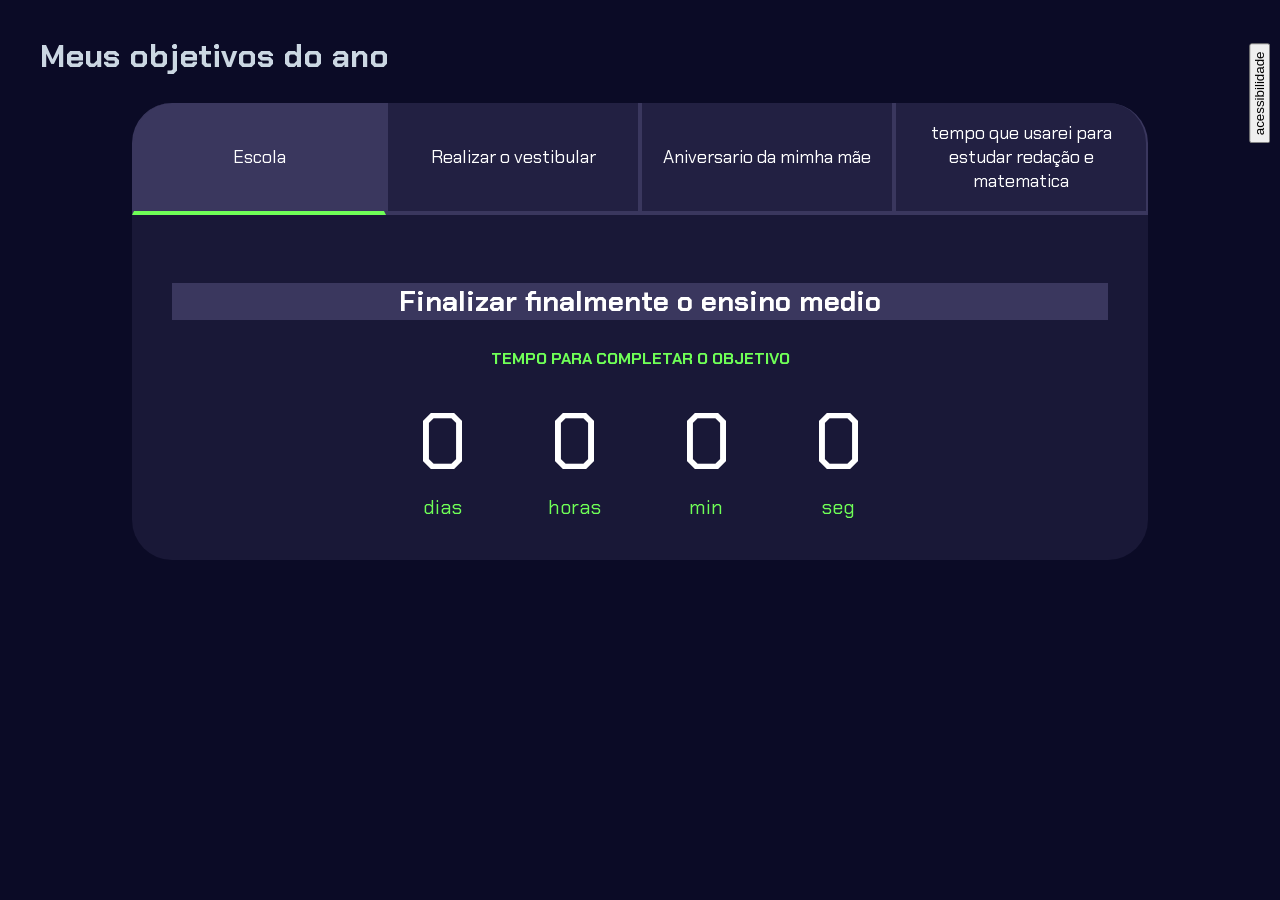
<file: splash.html>
<!DOCTYPE html>
<html lang="pt-br">

<head>
    <meta charset="UTF-8">
    <meta name="viewport" content="width=device-width, initial-scale=1.0">
    <title>Meus objetivos do ano</title>
    <link rel="stylesheet" href="styles.css">
</head>



<style>
    .menu-acessibilidade {
    position: absolute;
    top: 2rem;
    right: 20px;
    z-index: 1000;
}


.rotacao-botao {
    transform: rotate(-90deg);
    transform-origin: right center;
}

.opcoes-acessibilidade {
    margin-top: 10px;
    display: flex;
    flex-direction: column;
}

.opcoes-acessibilidade button {
    margin-bottom: 5px;
}

.apresenta-lista {
    display: none;
}

.alto-contraste {
    background-color: var(--alto-contraste-fundo);
    color: var(--alto-contraste-texto);
}

.alto-contraste header,
.alto-contraste footer,
.alto-contraste .formulario {
    background-color: var(--alto-contraste-fundo);
    color: var(--alto-contraste-texto);
}

.alto-contraste .nav-link {
    color: var(--alto-contraste-link);
}

.alto-contraste .botao-inicio,
.alto-contraste .formulario button,
.alto-contraste .btn-primary {
    background-color: var(--alto-contraste-link);
    color: var(--alto-contraste-fundo);
}

.alto-contraste #tropicalia {
    background: none;
}

.alto-contraste #galeria {
    background-color: var(--alto-contraste-fundo);
}

.alto-contraste .fundo-galeria {
    background: none;
     }
  
</style>



<body>





    <div id="acessibilidade" class="menu-acessibilidade">
        <button id="botao-acessibilidade" class="btn btn-primary fw-bold rotacao-botao" aria-expanded="false">
          acessibilidade
      
        </button>
      
        <div id="opcoes-acessibilidade" class="opcoes-acessibilidade apresenta-lista">
            <button id="aumentar-fonte" class="btn btn-primary fw-bold" aria-label="Aumentar o tamanho da fonte">A+</button>
            <button id="diminuir-fonte" class="btn btn-primary fw-bold" aria-label="Diminuir o tamanho da fonte">A-</button>
            <button id="alterna-contraste" class="btn btn-primary fw-bold" aria-label="Alterna o contraste de cores">
                <i class="fas fa-adjust"></i>
            </button>        <button id="audio-botao"> 🔊  </button>
      
        </div>
      </div>
      </nav>
       </header>
    

















    <section class="conteudo-principal">
        <h2 style="color: rgb(203, 215, 226);" class="titulo-principal">Meus objetivos do ano<span></span></h2>
        
        <div class="conteudo">
            <div class="botoes">
                <button class="botao ativo">Escola</button>
                <button class="botao">Realizar o vestibular</button>
                <button class="botao">Aniversario da mimha mãe</button>
                <button class="botao">tempo que usarei para estudar redação e matematica</button>
            </div>
            <div class="abas-textos">
                <div class="aba-conteudo ativo">
                    <h3 class="aba-conteudo-titulo-principal">Finalizar finalmente o ensino medio </h3>
                    <h4 class="aba-conteudo-titulo-secundario">Tempo para completar o objetivo</h4>
                    <div class="contador">
                        <div class="contador-digito">
                            <p class="contador-digito-numero" id="dias0"></p>
                            <p class="contador-digito-texto">dias</p>
                        </div>
                        <div class="contador-digito">
                            <p class="contador-digito-numero" id="horas0"></p>
                            <p class="contador-digito-texto">horas</p>
                        </div>
                        <div class="contador-digito">
                            <p class="contador-digito-numero" id="min0"></p>
                            <p class="contador-digito-texto">min</p>
                        </div>
                        <div class="contador-digito">
                            <p class="contador-digito-numero" id="seg0"></p>
                            <p class="contador-digito-texto">seg</p>
                        </div>
                    </div>
                </div>
                <div class="aba-conteudo">
                    <h3 class="aba-conteudo-titulo-principal">Realizar o Enem e a prova da federal</h3>
                    <h4 class="aba-conteudo-titulo-secundario">Tempo para completar o objetivo</h4>
                    <div class="contador">
                        <div class="contador-digito">
                            <p class="contador-digito-numero" id="dias1"></p>
                            <p class="contador-digito-texto">dias</p>
                        </div>
                        <div class="contador-digito">
                            <p class="contador-digito-numero" id="horas1"></p>
                            <p class="contador-digito-texto">horas</p>
                        </div>
                        <div class="contador-digito">
                            <p class="contador-digito-numero" id="min1"></p>
                            <p class="contador-digito-texto">min</p>
                        </div>
                        <div class="contador-digito">
                            <p class="contador-digito-numero" id="seg1"></p>
                            <p class="contador-digito-texto">seg</p>
                        </div>
                    </div>
                </div>
                <div class="aba-conteudo">
                    <h3 class="aba-conteudo-titulo-principal"> após 2 anos vivendo longe poderei passar o Aniversario dela ao lado dela(o meu n sera possivel afinal pelo fato de ja ter passado)</h3>
                    <h4 class="aba-conteudo-titulo-secundario">Tempo para completar o objetivo</h4>
                    <div class="contador">
                        <div class="contador-digito">
                            <p class="contador-digito-numero" id="dias2"></p>
                            <p class="contador-digito-texto">dias</p>
                        </div>
                        <div class="contador-digito">
                            <p class="contador-digito-numero" id="horas2"></p>
                            <p class="contador-digito-texto">horas</p>
                        </div>
                        <div class="contador-digito">
                            <p class="contador-digito-numero" id="min2"></p>
                            <p class="contador-digito-texto">min</p>
                        </div>
                        <div class="contador-digito">
                            <p class="contador-digito-numero" id="seg2"></p>
                            <p class="contador-digito-texto">seg</p>
                        </div>
                    </div>
                </div>
                <div class="aba-conteudo">
                    <h3 class="aba-conteudo-titulo-principal">Atualizar meu curriculo com os certificados da Alura</h3>
                    <h4 class="aba-conteudo-titulo-secundario">Tempo para completar o objetivo</h4>
                    <div class="contador">
                        <div class="contador-digito">
                            <p class="contador-digito-numero" id="dias3"></p>
                            <p class="contador-digito-texto">dias</p>
                        </div>
                        <div class="contador-digito">
                            <p class="contador-digito-numero" id="horas3"></p>
                            <p class="contador-digito-texto">horas</p>
                        </div>
                        <div class="contador-digito">
                            <p class="contador-digito-numero" id="min3"></p>
                            <p class="contador-digito-texto">min</p>
                        </div>
                        <div class="contador-digito">
                            <p class="contador-digito-numero" id="seg3"></p>
                            <p  class="contador-digito-texto">seg</p>
                        </div>
                    </div>
                </div>
            </div>
        </div>
    </section>
    <script src="script.js"></script>
</body>

</html>
</file>
<file: styles.css>
@import url('https://fonts.googleapis.com/css2?family=Chakra+Petch:wght@400;700&display=swap');

:root {
    --cor-de-fundo: #0b0b26;
    --verde: #6FFF57;
    --branco: #FFFFFF;
    --botao-ativo: #3A375E;
    --botao-inativo: rgba(58, 55, 94, 0.5);
    --texto-fundo: rgba(58, 55, 94, 0.3);
}

body {
    background-color: var(--cor-de-fundo);
    color: var(--branco);
    font-family: 'Chakra Petch', sans-serif;
}


.conteudo-principal {
    display: flex;
    flex-direction: column;
    justify-content: center;
    align-items: center;
    max-width: 1200px;
    width: 100%;
    margin: 0 auto;
}

.titulo-principal {
    text-align: left;
    width: 100%;
    font-size: 32px;
}

.titulo-principal span {
    color: var(--verde);
}


.botao {
    font-family: 'Chakra Petch', sans-serif;
    background-color: var(--botao-inativo);
    color: var(--branco);
    display: flex;
    justify-content: center;
    padding: 1em;
    font-size: 18px;
    align-items: center;
    width: 100%;
    border-bottom: 4px solid var(--botao-ativo);
    border-left: 2px solid var(--botao-ativo);
    border-right: 2px solid var(--botao-ativo);
    border-top: none;
}

.botao:first-child {
    border-radius: 40px 40px 0 0;
}

.botoes {
    display: block;
}

.botao.ativo {
    background-color: var(--botao-ativo);
    border-bottom: 4px solid var(--verde);
}

.abas-textos {
    background-color: var(--texto-fundo);
    padding: 40px;
    border-radius: 0 0 40px 40px;
}

.aba-conteudo.ativo {
    display: block;
}

.aba-conteudo {
    display: none;
}

.aba-conteudo-titulo-principal {
    font-size: 28px;
    text-align: center;
}

.aba-conteudo-titulo-secundario {
    text-align: center;
    color: var(--verde);
    text-transform: uppercase;
}

.contador {
    display: flex;
    justify-content: center;
    flex-wrap: wrap;
}

.contador-digito {
    padding: 0 16px;
    text-align: center;
    min-width: 100px;
}

.contador-digito-numero {
    font-size: 80px;
    margin: 0;

}

.contador-digito-texto {
    color: var(--verde);
    font-size: 20px;
    margin: 0;

}

@media screen and (min-width: 768px) {
    .botoes {
        display: flex;
    }

    .botao:first-child {
        border-radius: 40px 0 0 0;
    }

    .botao:last-child {
        border-radius: 0 40px 0 0;
    }
}

h3 {
background-color: #3A375E;
}
</file>
